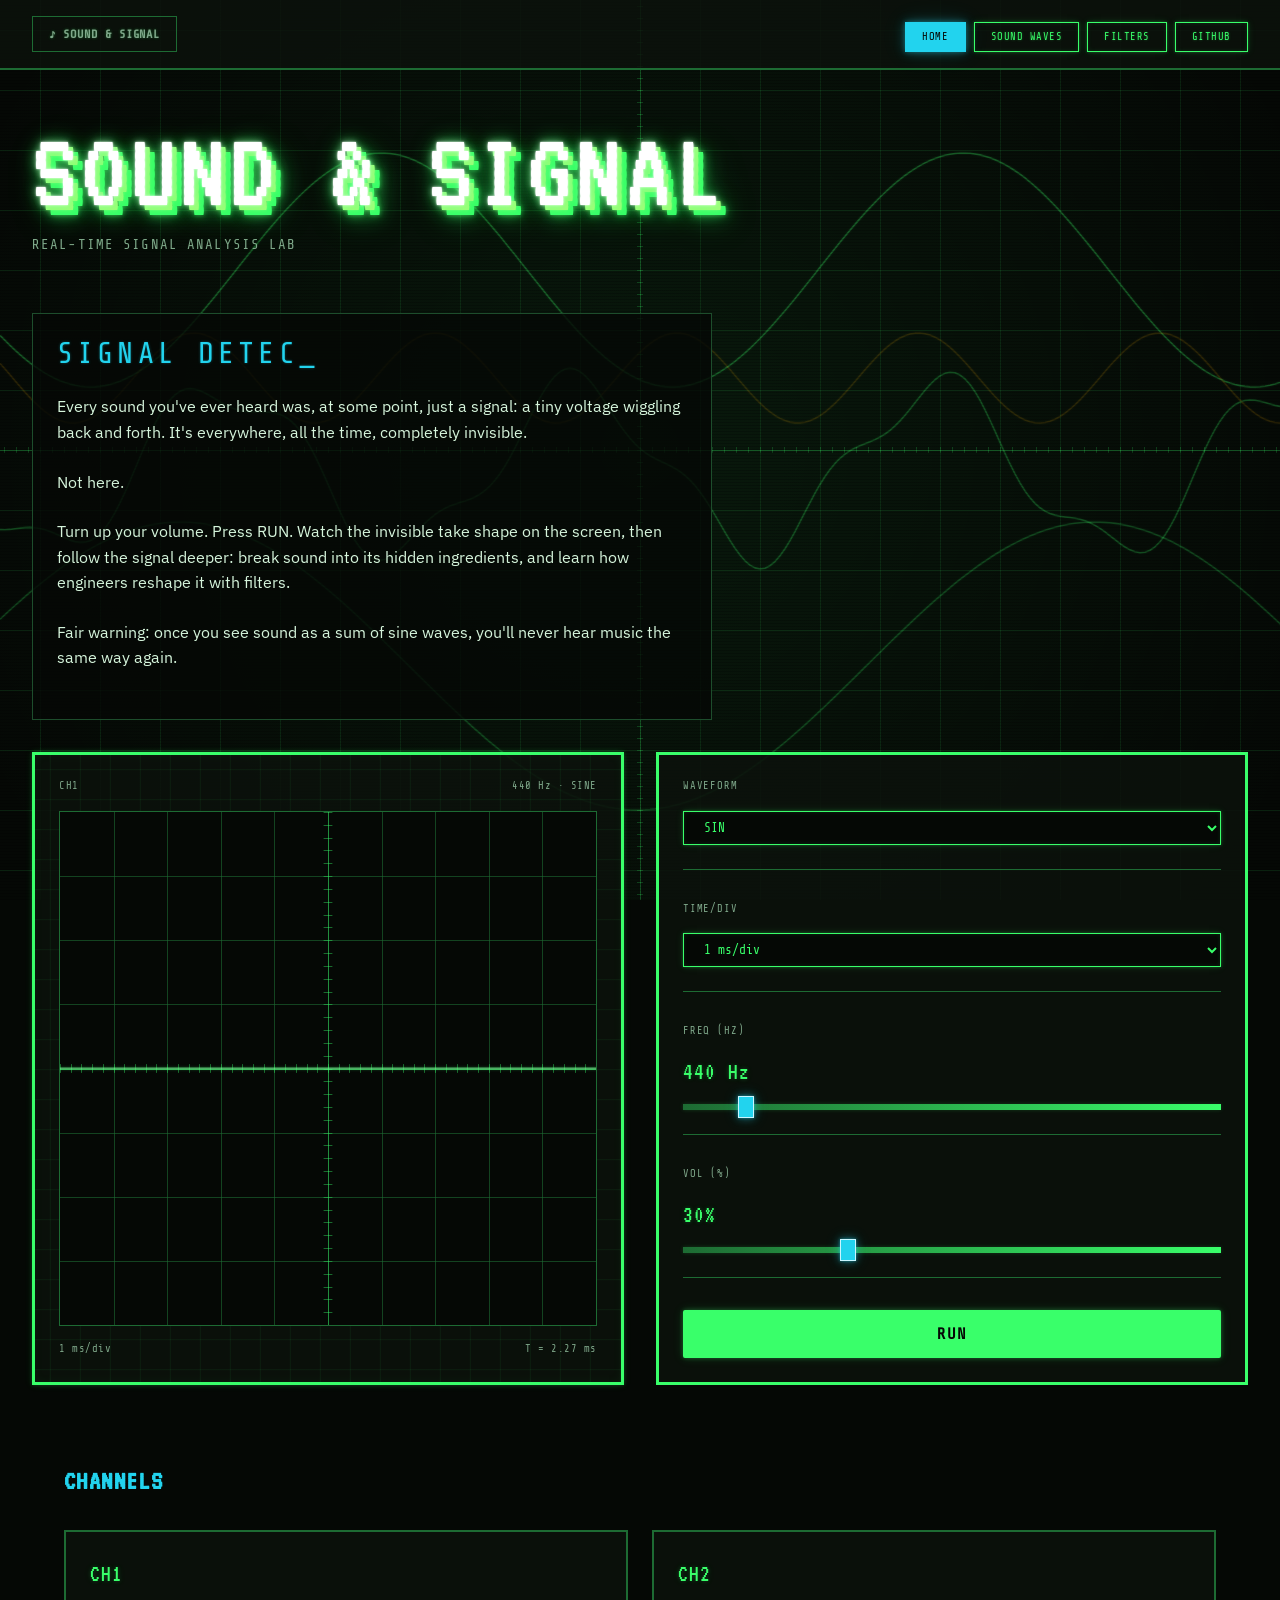
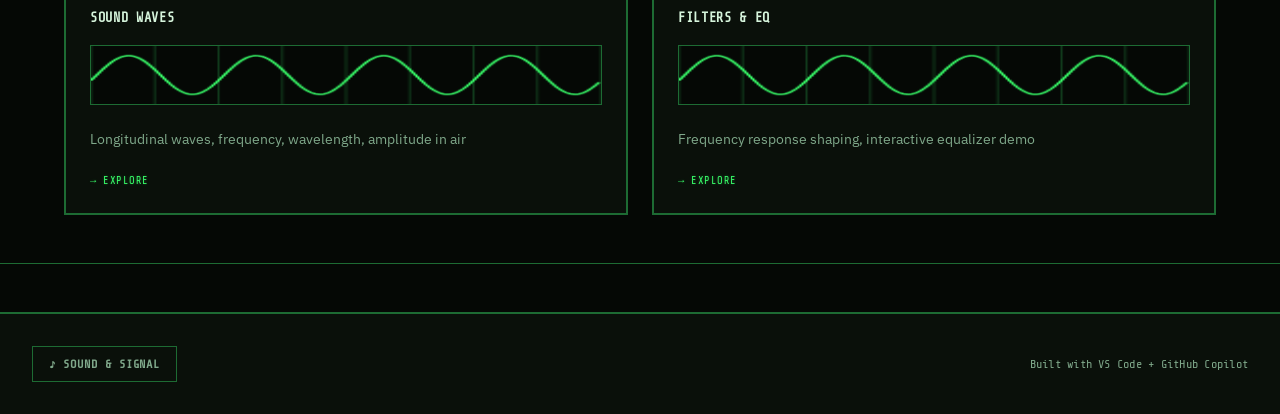
<file: index.html>
<!DOCTYPE html>
<html lang="en">
<head>
  <meta charset="UTF-8">
  <meta name="viewport" content="width=device-width, initial-scale=1.0">
  <meta name="description" content="Sound & Signal: Retro lab oscilloscope for audio engineering education.">
  <title>Sound & Signal — Oscilloscope Lab</title>
  <link rel="stylesheet" href="css/style.css">
</head>
<body data-page="home">

  <!-- Hero Section: Oscilloscope Layout -->
  <section class="hero">
    <div class="hero-heading">
      <h1 class="neon-title" data-text="Sound &amp; Signal">Sound &amp; Signal</h1>
      <p class="hero-tagline">Real-time Signal Analysis Lab</p>
    </div>

    <!-- Intro: the readout types itself once (js/intro.js); the full text is already here for no-JS and screen readers -->
    <div class="intro">
      <p class="intro-readout" id="introReadout"><span class="sr-only">SIGNAL DETECTED</span><span id="introTyped" aria-hidden="true">SIGNAL DETECTED</span><span class="intro-cursor" aria-hidden="true">_</span></p>
      <p>Every sound you've ever heard was, at some point, just a signal: a tiny voltage wiggling back and forth. It's everywhere, all the time, completely invisible.</p>
      <p>Not here.</p>
      <p>Turn up your volume. Press RUN. Watch the invisible take shape on the screen, then follow the signal deeper: break sound into its hidden ingredients, and learn how engineers reshape it with filters.</p>
      <p>Fair warning: once you see sound as a sum of sine waves, you'll never hear music the same way again.</p>
    </div>

    <div class="hero-container">
      <!-- Left: Oscilloscope Screen -->
      <div class="scope-screen">
        <div class="scope-header">
          <span>CH1</span>
          <span id="scopeFreq">440 Hz · Sine</span>
        </div>
        <div class="waveform-display">
          <canvas id="waveformCanvas" role="img" aria-label="Oscilloscope view of the generated tone"></canvas>
        </div>
        <div class="scope-footer">
          <span id="scopeTimeDiv">1 ms/div</span>
          <span id="scopePeriod">T = 2.27 ms</span>
        </div>
      </div>

      <!-- Right: Front Panel Controls -->
      <div class="front-panel">
        <div class="panel-section">
          <div class="control-label">WAVEFORM</div>
          <select id="waveType">
            <option value="sine">SIN</option>
            <option value="square">SQU</option>
            <option value="sawtooth">SAW</option>
            <option value="triangle">TRI</option>
          </select>
        </div>

        <div class="panel-section">
          <label class="control-label" for="timeDiv">TIME/DIV</label>
          <select id="timeDiv">
            <option value="0.1">0.1 ms/div</option>
            <option value="0.2">0.2 ms/div</option>
            <option value="0.5">0.5 ms/div</option>
            <option value="1" selected>1 ms/div</option>
            <option value="2">2 ms/div</option>
            <option value="5">5 ms/div</option>
          </select>
        </div>

        <div class="panel-section">
          <div class="control-label">FREQ (Hz)</div>
          <div class="control-value" id="frequencyDisplay">440</div>
          <input type="range" id="frequency" min="20" max="4000" value="440" step="1">
        </div>

        <div class="panel-section">
          <div class="control-label">VOL (%)</div>
          <div class="control-value" id="volumeDisplay">30</div>
          <input type="range" id="volume" min="0" max="1" value="0.3" step="0.01">
        </div>

        <div class="panel-section">
          <div class="control-buttons">
            <button id="playButton">RUN</button>
          </div>
        </div>
      </div>
    </div>
  </section>

  <!-- Channels Section (Topics as CH1-CH2) -->
  <section class="section">
    <div class="container">
      <div class="section-title">
        <h2>CHANNELS</h2>
      </div>
      <div class="channel-grid">

        <a href="waves.html" class="channel-card">
          <div class="channel-label">CH1</div>
          <div class="channel-title">Sound Waves</div>
          <div class="channel-waveform">
            <canvas id="preview-ch1" width="250" height="60"></canvas>
          </div>
          <p class="channel-desc">Longitudinal waves, frequency, wavelength, amplitude in air</p>
          <span class="channel-link">→ EXPLORE</span>
        </a>

        <a href="filters.html" class="channel-card">
          <div class="channel-label">CH2</div>
          <div class="channel-title">Filters & EQ</div>
          <div class="channel-waveform">
            <canvas id="preview-ch2" width="250" height="60"></canvas>
          </div>
          <p class="channel-desc">Frequency response shaping, interactive equalizer demo</p>
          <span class="channel-link">→ EXPLORE</span>
        </a>

      </div>
    </div>
  </section>

  <!-- Scripts -->
  <script src="js/background.js"></script>
  <script src="js/tone-generator.js"></script>
  <script src="js/channel-previews.js"></script>
  <script src="js/intro.js"></script>
  <script src="js/components.js"></script>

</body>
</html>
</file>
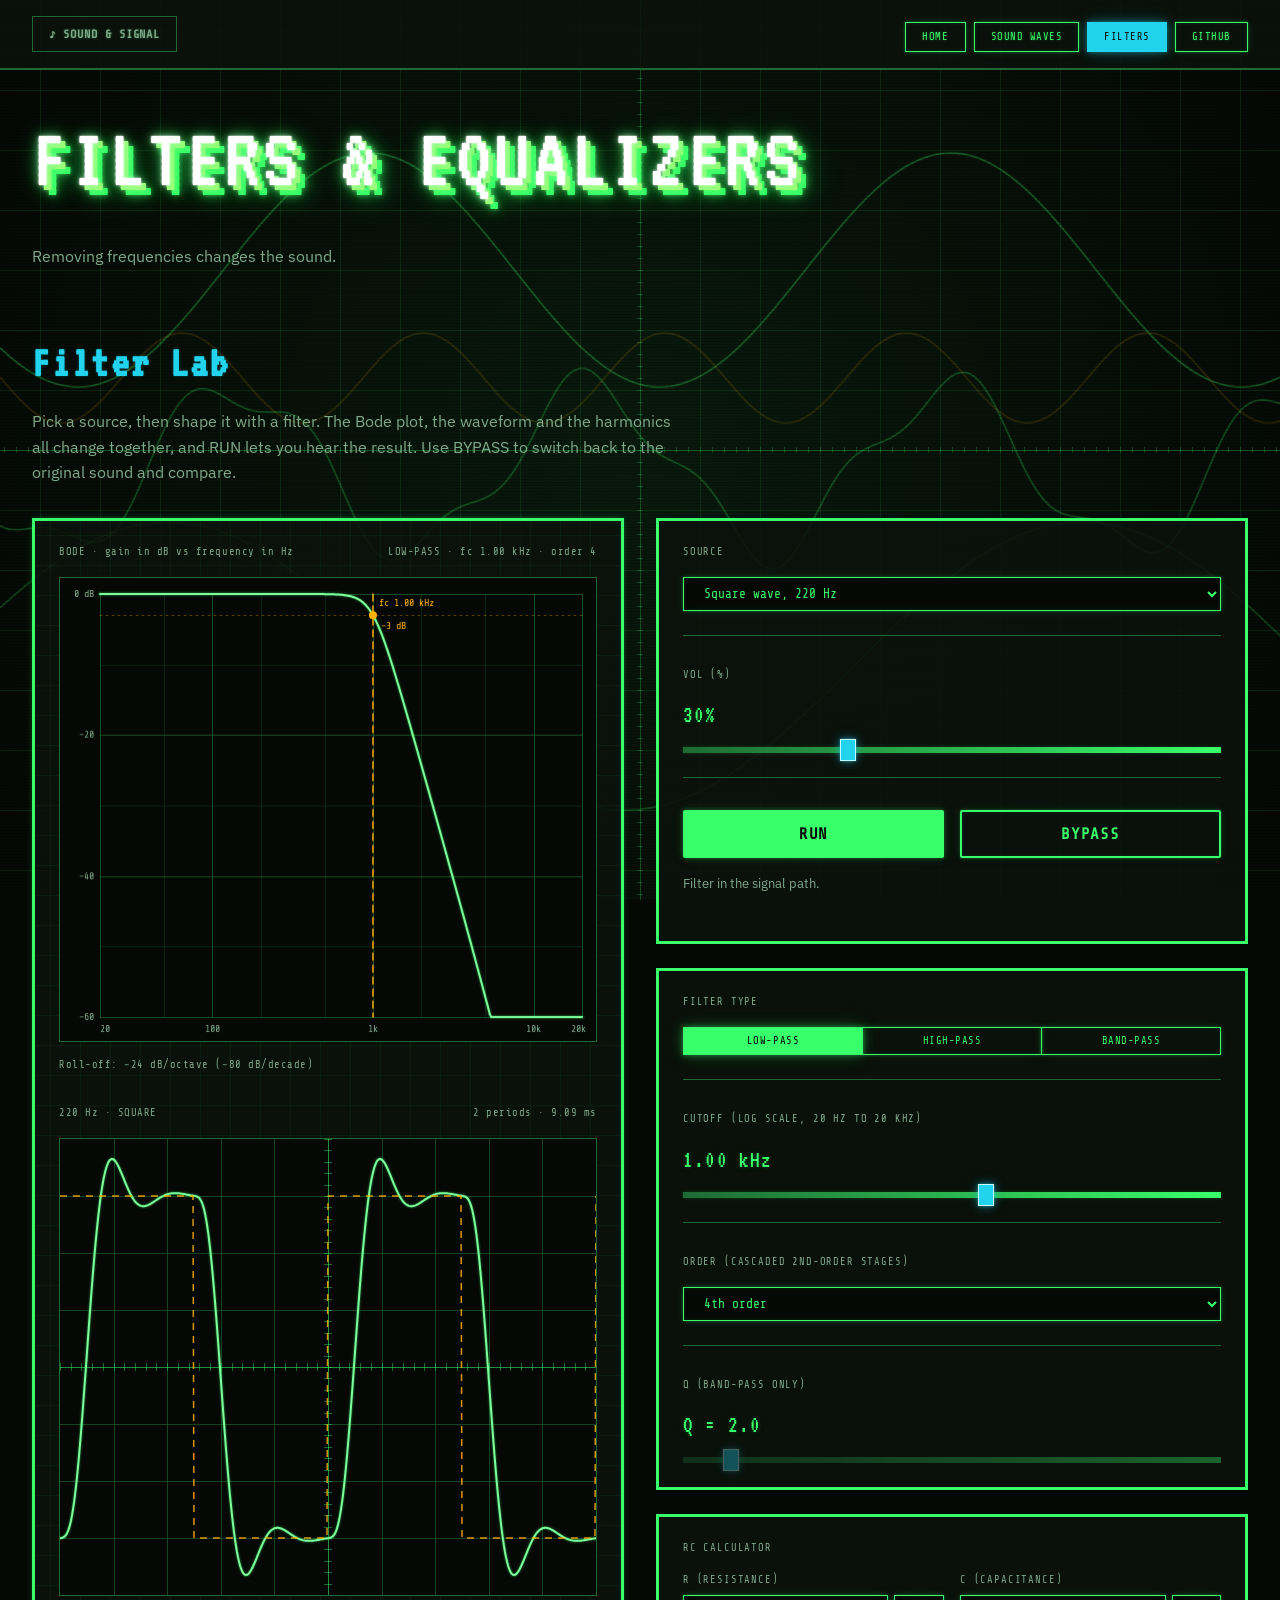
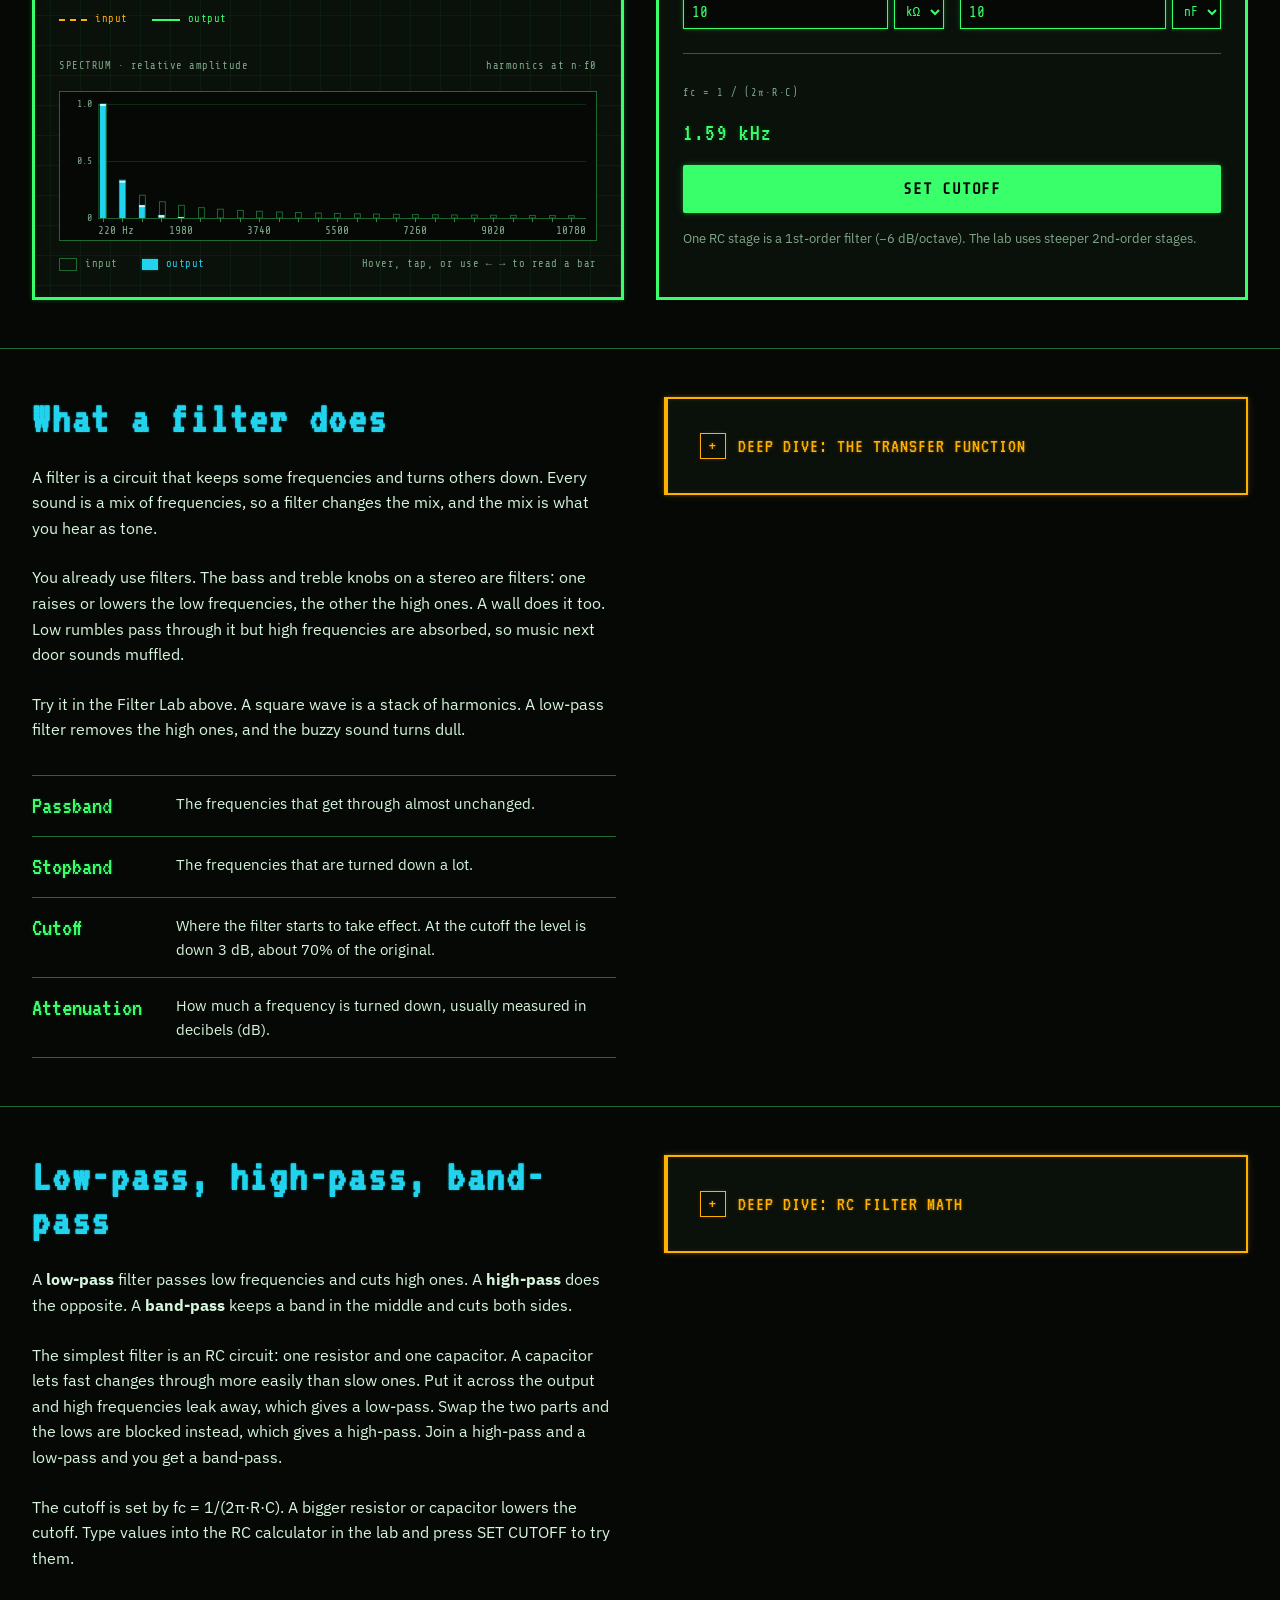
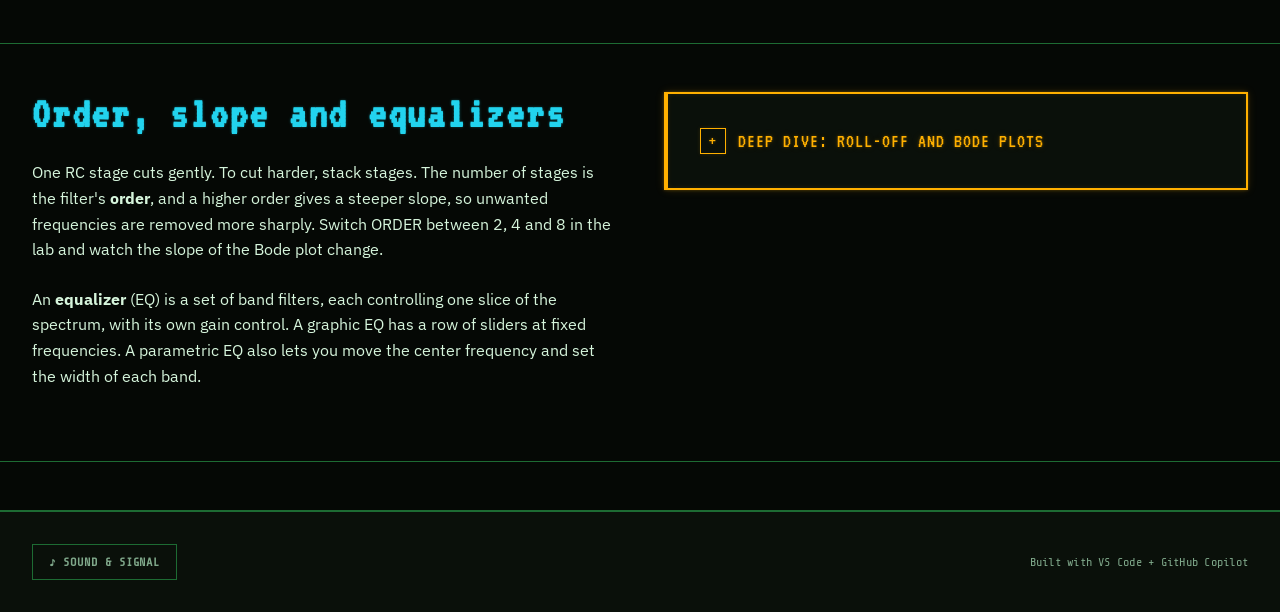
<file: filters.html>
<!DOCTYPE html>
<html lang="en">
<head>
  <meta charset="UTF-8">
  <meta name="viewport" content="width=device-width, initial-scale=1.0">
  <meta name="description" content="Sound & Signal: removing frequencies changes the sound. Shape a square wave, sawtooth or noise with low-pass, high-pass and band-pass filters, and watch the Bode plot, waveform and harmonics change.">
  <title>Filters & Equalizers — Oscilloscope Lab</title>
  <link rel="stylesheet" href="css/style.css">
</head>
<body data-page="filters">

  <header class="page-header">
    <h1 class="neon-title" data-text="Filters &amp; Equalizers">Filters &amp; Equalizers</h1>
    <p class="page-lede">Removing frequencies changes the sound.</p>
  </header>

  <!-- Interactive demo -->
  <section class="section demo" aria-labelledby="lab-title">
    <h2 class="section-heading" id="lab-title">Filter Lab</h2>
    <p class="demo-intro">Pick a source, then shape it with a filter. The Bode plot, the waveform and the harmonics all change together, and RUN lets you hear the result. Use BYPASS to switch back to the original sound and compare.</p>

    <div class="hero-container">
      <!-- Left: three linked displays -->
      <div class="scope-screen">
        <div class="scope-header">
          <span>BODE · gain in dB vs frequency in Hz</span>
          <span id="bodeInfo">LOW-PASS · fc 1.00 kHz · order 4</span>
        </div>
        <div class="display-box display-box--bode">
          <canvas id="bodeCanvas" class="scope-canvas" role="img" aria-label="Bode magnitude plot of the filter"></canvas>
        </div>
        <div class="scope-footer">
          <span id="bodeSlope">Roll-off: −24 dB/octave (−80 dB/decade)</span>
          <span id="bodeState"></span>
        </div>

        <div class="scope-header lab-head">
          <span id="scopeSource">220 Hz · SQUARE</span>
          <span id="scopeWindow">2 periods · 9.09 ms</span>
        </div>
        <div class="display-box display-box--scope">
          <canvas id="filterScope" class="scope-canvas" role="img" aria-label="Oscilloscope view of the filter input and output"></canvas>
        </div>
        <div class="scope-footer">
          <span class="legend-items">
            <span class="legend-item legend-target">input</span>
            <span class="legend-item legend-sum" id="legendOut">output</span>
          </span>
        </div>

        <div class="scope-header lab-head">
          <span>SPECTRUM · relative amplitude</span>
          <span id="specNote">harmonics at n·f0</span>
        </div>
        <div class="spectrum-wrap">
          <div class="spectrum-display" id="filterSpectrumBox" tabindex="0" role="group" aria-label="Harmonic amplitudes before and after the filter. Use the left and right arrow keys to inspect each harmonic.">
            <canvas id="filterSpectrum" class="scope-canvas" role="img" aria-label="Bar chart of harmonic amplitudes before and after the filter"></canvas>
          </div>
          <div class="spectrum-tip" id="filterTip" role="tooltip" hidden></div>
        </div>
        <div class="scope-footer">
          <span class="legend-items">
            <span class="legend-item legend-outline">input</span>
            <span class="legend-item legend-bar">output</span>
          </span>
          <span id="specHint">Hover, tap, or use ← → to read a bar</span>
        </div>
        <div class="sr-only" id="filterLive" aria-live="polite"></div>
      </div>

      <!-- Right: front panels -->
      <div class="panel-stack">
        <div class="front-panel">
          <div class="panel-section">
            <label class="control-label" for="sourceSelect">SOURCE</label>
            <select id="sourceSelect">
              <option value="square" selected>Square wave, 220 Hz</option>
              <option value="sawtooth">Sawtooth wave, 220 Hz</option>
              <option value="noise">White noise</option>
            </select>
          </div>

          <div class="panel-section">
            <label class="control-label" for="filterVolume">VOL (%)</label>
            <output class="control-value" id="filterVolumeOut" for="filterVolume" aria-live="off">30%</output>
            <input type="range" id="filterVolume" min="0" max="1" value="0.3" step="0.01">
          </div>

          <div class="panel-section">
            <div class="control-buttons">
              <button type="button" id="filterPlay">RUN</button>
              <button type="button" class="toggle-btn" id="bypassBtn" aria-pressed="false">BYPASS</button>
            </div>
            <p class="control-hint" id="bypassStatus" aria-live="polite">Filter in the signal path.</p>
          </div>
        </div>

        <div class="front-panel">
          <div class="panel-section">
            <div class="control-label" id="typeLabel">FILTER TYPE</div>
            <div class="seg-toggle seg-wide" role="group" aria-labelledby="typeLabel">
              <button type="button" data-type="lowpass" aria-pressed="true">LOW-PASS</button>
              <button type="button" data-type="highpass" aria-pressed="false">HIGH-PASS</button>
              <button type="button" data-type="bandpass" aria-pressed="false">BAND-PASS</button>
            </div>
          </div>

          <div class="panel-section">
            <label class="control-label" for="cutoff">CUTOFF (log scale, 20 Hz to 20 kHz)</label>
            <output class="control-value" id="cutoffOut" for="cutoff" aria-live="off">1.00 kHz</output>
            <input type="range" id="cutoff" min="0" max="1000" value="566" step="1">
          </div>

          <div class="panel-section">
            <label class="control-label" for="orderSelect">ORDER (CASCADED 2ND-ORDER STAGES)</label>
            <select id="orderSelect">
              <option value="2">2nd order</option>
              <option value="4" selected>4th order</option>
              <option value="8">8th order</option>
            </select>
          </div>

          <div class="panel-section">
            <label class="control-label" for="qSlider">Q (BAND-PASS ONLY)</label>
            <output class="control-value" id="qOut" for="qSlider" aria-live="off">Q = 2.0</output>
            <input type="range" id="qSlider" min="0.5" max="20" value="2" step="0.1" disabled>
          </div>
        </div>

        <div class="front-panel rc-panel">
          <div class="panel-section">
            <div class="control-label">RC CALCULATOR</div>
            <div class="rc-grid">
              <label class="control-label" for="rcR">R (RESISTANCE)</label>
              <label class="control-label" for="rcC">C (CAPACITANCE)</label>
              <div class="rc-field">
                <input type="number" id="rcR" value="10" min="0" step="any" inputmode="decimal">
                <select id="rcRUnit" aria-label="Resistance unit">
                  <option value="1">Ω</option>
                  <option value="1000" selected>kΩ</option>
                </select>
              </div>
              <div class="rc-field">
                <input type="number" id="rcC" value="10" min="0" step="any" inputmode="decimal">
                <select id="rcCUnit" aria-label="Capacitance unit">
                  <option value="1e-9" selected>nF</option>
                  <option value="1e-6">µF</option>
                </select>
              </div>
            </div>
          </div>

          <div class="panel-section">
            <div class="control-label control-label--formula">fc = 1 / (2π·R·C)</div>
            <output class="control-value" id="rcFcOut" aria-live="off">1.59 kHz</output>
            <div class="control-buttons">
              <button type="button" id="rcSet">SET CUTOFF</button>
            </div>
            <p class="control-hint" id="rcNote" aria-live="polite">One RC stage is a 1st-order filter (−6 dB/octave). The lab uses steeper 2nd-order stages.</p>
          </div>
        </div>
      </div>
    </div>
  </section>

  <!-- 1. What a filter does -->
  <section class="section" aria-labelledby="what-title">
    <div class="lesson">
      <div class="lesson-text">
        <h2 id="what-title">What a filter does</h2>
        <p>A filter is a circuit that keeps some frequencies and turns others down. Every sound is a mix of frequencies, so a filter changes the mix, and the mix is what you hear as tone.</p>
        <p>You already use filters. The bass and treble knobs on a stereo are filters: one raises or lowers the low frequencies, the other the high ones. A wall does it too. Low rumbles pass through it but high frequencies are absorbed, so music next door sounds muffled.</p>
        <p>Try it in the Filter Lab above. A square wave is a stack of harmonics. A low-pass filter removes the high ones, and the buzzy sound turns dull.</p>

        <dl class="terms">
          <div>
            <dt>Passband</dt>
            <dd>The frequencies that get through almost unchanged.</dd>
          </div>
          <div>
            <dt>Stopband</dt>
            <dd>The frequencies that are turned down a lot.</dd>
          </div>
          <div>
            <dt>Cutoff</dt>
            <dd>Where the filter starts to take effect. At the cutoff the level is down 3 dB, about 70% of the original.</dd>
          </div>
          <div>
            <dt>Attenuation</dt>
            <dd>How much a frequency is turned down, usually measured in decibels (dB).</dd>
          </div>
        </dl>
      </div>

      <details class="deep-dive">
        <summary class="deep-dive-title">Deep dive: the transfer function</summary>
        <p>A linear filter multiplies each sine wave by a complex number that depends on its frequency. That number is the transfer function, the ratio of output to input.</p>
        <pre class="formula">H(f) = Y(f) / X(f)
|H(f)| = gain            gain in dB = 20·log10|H(f)|
∠H(f)  = phase shift</pre>
        <p>The magnitude |H| scales the sine wave and the phase ∠H shifts it in time. For a periodic input with sine coefficients b_n at n·f0, the output is:</p>
        <pre class="formula">y(t) = Σ b_n · |H(n·f0)| · sin(2π·n·f0·t + ∠H(n·f0))</pre>
        <p>This is exactly how the Filter Lab draws its output waveform and its output harmonics. Each harmonic is scaled by the filter's gain at that frequency, then the scaled sine waves are added back together.</p>
      </details>
    </div>
  </section>

  <!-- 2. Low-pass, high-pass, band-pass -->
  <section class="section" aria-labelledby="types-title">
    <div class="lesson">
      <div class="lesson-text">
        <h2 id="types-title">Low-pass, high-pass, band-pass</h2>
        <p>A <strong>low-pass</strong> filter passes low frequencies and cuts high ones. A <strong>high-pass</strong> does the opposite. A <strong>band-pass</strong> keeps a band in the middle and cuts both sides.</p>
        <p>The simplest filter is an RC circuit: one resistor and one capacitor. A capacitor lets fast changes through more easily than slow ones. Put it across the output and high frequencies leak away, which gives a low-pass. Swap the two parts and the lows are blocked instead, which gives a high-pass. Join a high-pass and a low-pass and you get a band-pass.</p>
        <p>The cutoff is set by fc = 1/(2π·R·C). A bigger resistor or capacitor lowers the cutoff. Type values into the RC calculator in the lab and press SET CUTOFF to try them.</p>
      </div>

      <details class="deep-dive">
        <summary class="deep-dive-title">Deep dive: RC filter math</summary>
        <p class="formula-label">Low-pass RC</p>
        <pre class="formula">H(jω) = 1 / (1 + jωRC)
|H(f)| = 1 / √(1 + (f/fc)²)
fc = 1 / (2πRC)
phase = −arctan(f/fc)</pre>
        <p class="formula-label">High-pass RC</p>
        <pre class="formula">H(jω) = jωRC / (1 + jωRC)
|H(f)| = (f/fc) / √(1 + (f/fc)²)
phase = 90° − arctan(f/fc)</pre>
        <p>At f = fc the gain is 1/√2 ≈ 0.707, which is −3 dB, and the phase is −45° for the low-pass and +45° for the high-pass. Far below fc a low-pass has gain 1; far above it the gain falls by 20 dB for every factor of 10 in frequency.</p>
        <p>Example: R = 10 kΩ and C = 10 nF give fc = 1/(2π · 10 000 · 10⁻⁸) ≈ 1.59 kHz.</p>
      </details>
    </div>
  </section>

  <!-- 3. Order, slope and equalizers -->
  <section class="section" aria-labelledby="order-title">
    <div class="lesson">
      <div class="lesson-text">
        <h2 id="order-title">Order, slope and equalizers</h2>
        <p>One RC stage cuts gently. To cut harder, stack stages. The number of stages is the filter's <strong>order</strong>, and a higher order gives a steeper slope, so unwanted frequencies are removed more sharply. Switch ORDER between 2, 4 and 8 in the lab and watch the slope of the Bode plot change.</p>
        <p>An <strong>equalizer</strong> (EQ) is a set of band filters, each controlling one slice of the spectrum, with its own gain control. A graphic EQ has a row of sliders at fixed frequencies. A parametric EQ also lets you move the center frequency and set the width of each band.</p>
      </div>

      <details class="deep-dive">
        <summary class="deep-dive-title">Deep dive: roll-off and Bode plots</summary>
        <p>Each order adds −20 dB per decade of roll-off, which is about −6 dB per octave.</p>
        <pre class="formula">slope ≈ −20·N dB/decade = −6·N dB/octave     (N = order)</pre>
        <ul>
          <li>N = 1 (one RC stage): −20 dB/decade, −6 dB/octave.</li>
          <li>N = 2: −40 dB/decade, −12 dB/octave.</li>
          <li>N = 4: −80 dB/decade, −24 dB/octave.</li>
          <li>N = 8: −160 dB/decade, −48 dB/octave.</li>
        </ul>
        <p><strong>Reading a Bode plot.</strong> The frequency axis is logarithmic, so a fixed number of dB per decade is a straight line. The flat part at 0 dB is the passband. The point where the curve is down 3 dB is the cutoff fc. Beyond it the curve falls along the straight slope. For a band-pass, the peak is at the center frequency and Q = fc / (f_high − f_low), measured between the two −3 dB points, so a higher Q means a narrower band.</p>
        <p>The lab builds each order from cascaded second-order Butterworth stages (2nd order = 1 stage, 4th = 2, 8th = 4). Butterworth stages give the flattest passband and put every order exactly at −3 dB at fc. For a band-pass, ORDER counts two per stage, and each extra stage gives steeper skirts and a narrower band.</p>
      </details>
    </div>
  </section>

  <script src="js/background.js"></script>
  <script src="js/filters.js"></script>
  <script src="js/components.js"></script>

</body>
</html>
</file>
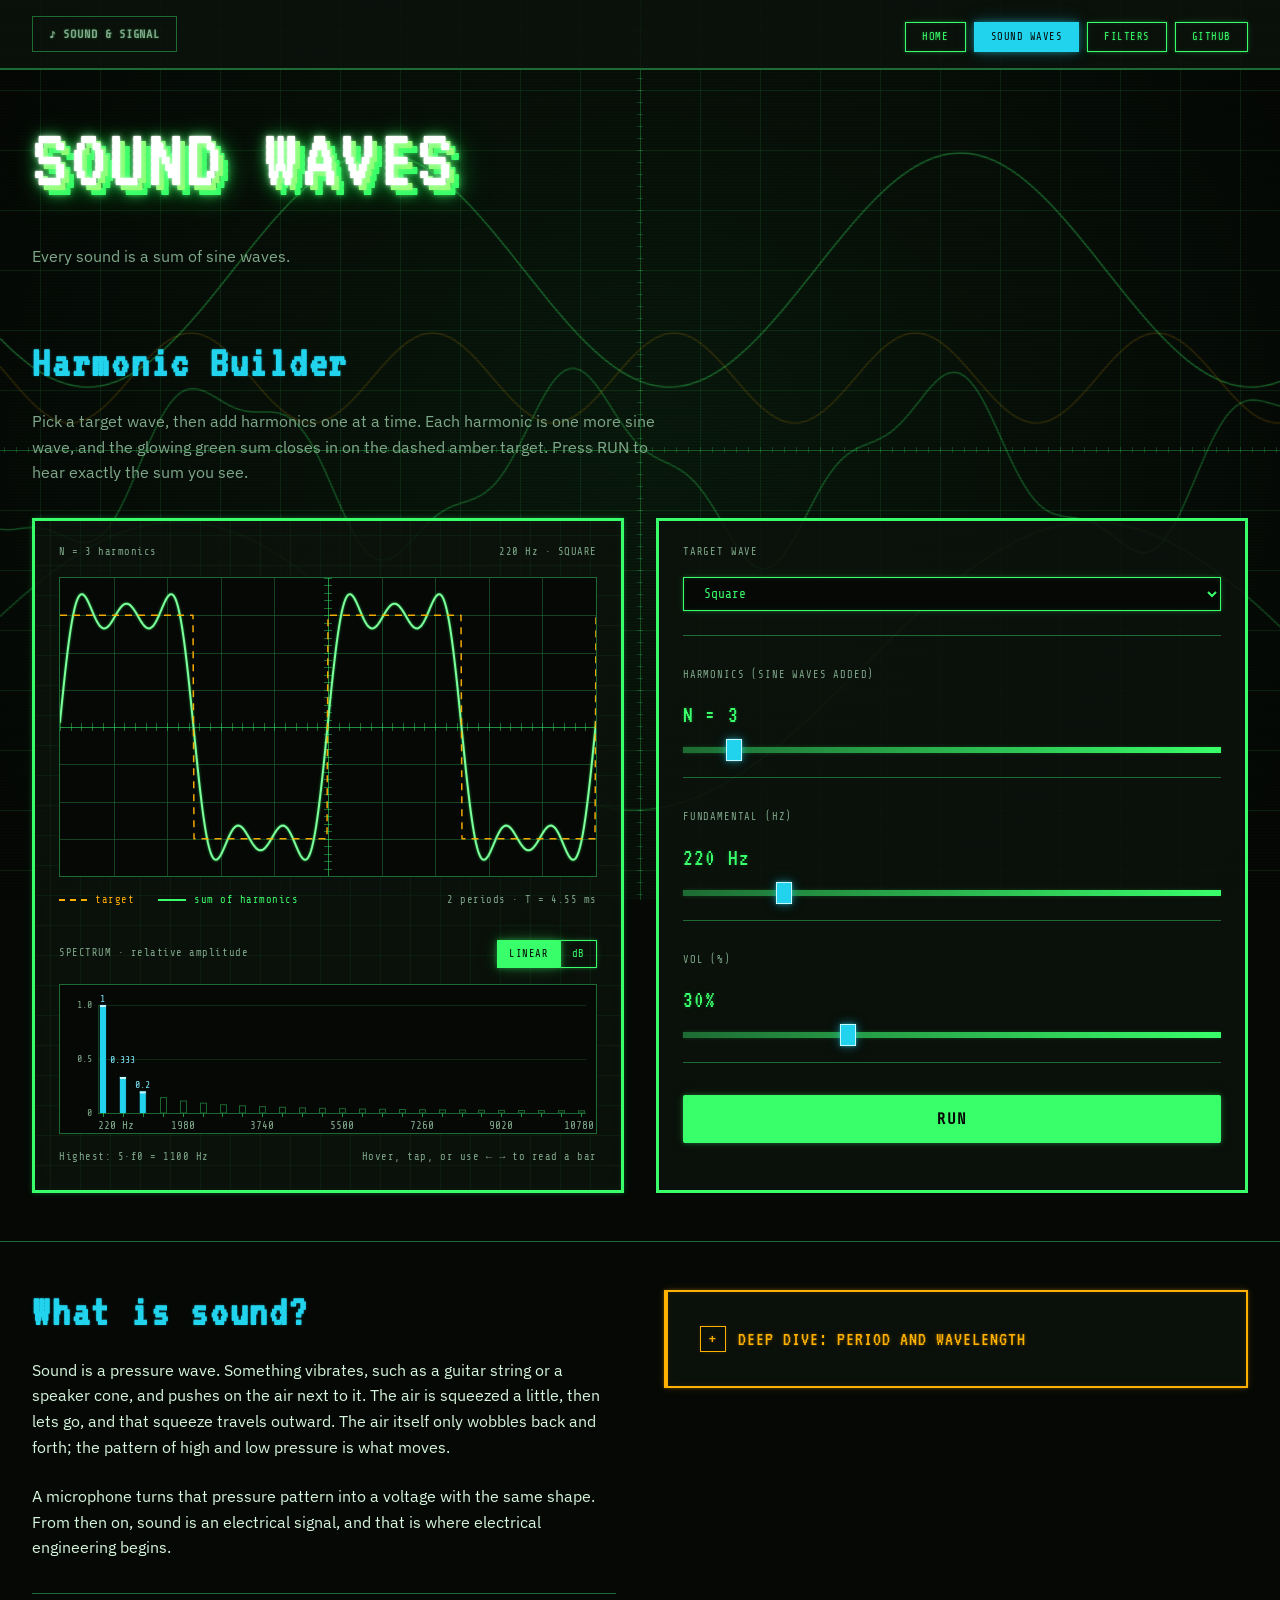
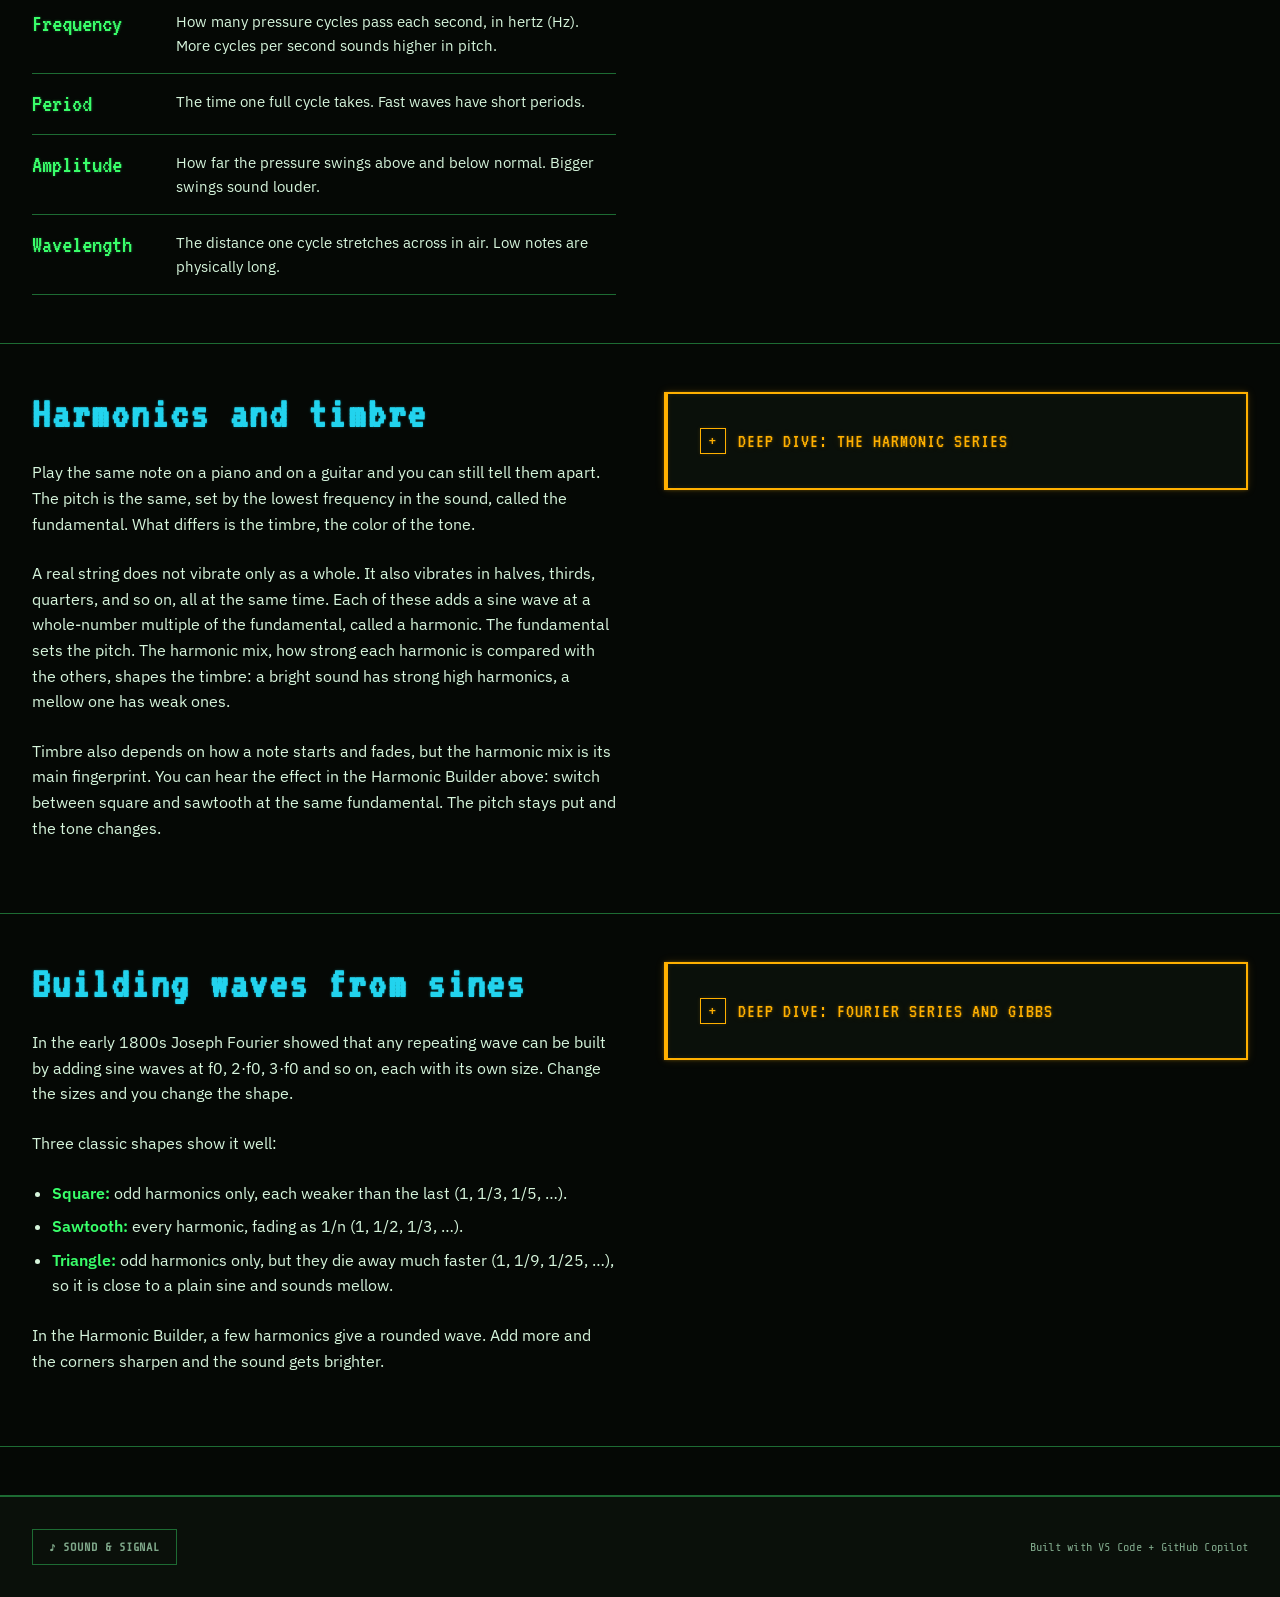
<file: waves.html>
<!DOCTYPE html>
<html lang="en">
<head>
  <meta charset="UTF-8">
  <meta name="viewport" content="width=device-width, initial-scale=1.0">
  <meta name="description" content="Sound & Signal: every sound is a sum of sine waves. Build square, sawtooth and triangle waves from harmonics and hear the result.">
  <title>Sound Waves — Oscilloscope Lab</title>
  <link rel="stylesheet" href="css/style.css">
</head>
<body data-page="waves">

  <header class="page-header">
    <h1 class="neon-title" data-text="Sound Waves">Sound Waves</h1>
    <p class="page-lede">Every sound is a sum of sine waves.</p>
  </header>

  <!-- Interactive demo -->
  <section class="section demo" aria-labelledby="builder-title">
    <h2 class="section-heading" id="builder-title">Harmonic Builder</h2>
    <p class="demo-intro">Pick a target wave, then add harmonics one at a time. Each harmonic is one more sine wave, and the glowing green sum closes in on the dashed amber target. Press RUN to hear exactly the sum you see.</p>

    <div class="hero-container">
      <!-- Left: scope + spectrum -->
      <div class="scope-screen">
        <div class="scope-header">
          <span id="harmonicReadout">N = 3 harmonics</span>
          <span id="waveReadout">220 Hz · SQUARE</span>
        </div>
        <div class="waveform-display">
          <canvas id="harmonicScope" class="scope-canvas" role="img" aria-label="Oscilloscope view of the harmonic sum"></canvas>
        </div>
        <div class="scope-footer">
          <span class="legend-items">
            <span class="legend-item legend-target">target</span>
            <span class="legend-item legend-sum">sum of harmonics</span>
          </span>
          <span id="periodReadout">2 periods · T = 4.55 ms</span>
        </div>

        <div class="scope-header spectrum-head">
          <span>SPECTRUM · relative amplitude</span>
          <div class="seg-toggle" role="group" aria-label="Spectrum y-axis scale">
            <button type="button" id="specLinear" aria-pressed="true">LINEAR</button>
            <button type="button" id="specDb" aria-pressed="false">dB</button>
          </div>
        </div>
        <div class="spectrum-wrap">
          <div class="spectrum-display" id="spectrumDisplay" tabindex="0" role="group" aria-label="Harmonic amplitudes. Use the left and right arrow keys to inspect each harmonic.">
            <canvas id="spectrumCanvas" class="scope-canvas" role="img" aria-label="Bar chart of harmonic amplitudes"></canvas>
          </div>
          <div class="spectrum-tip" id="spectrumTip" role="tooltip" hidden></div>
        </div>
        <div class="scope-footer">
          <span id="spectrumTop">Highest: 5·f0 = 1100 Hz</span>
          <span>Hover, tap, or use ← → to read a bar</span>
        </div>
        <div class="sr-only" id="spectrumLive" aria-live="polite"></div>
      </div>

      <!-- Right: front panel -->
      <div class="front-panel">
        <div class="panel-section">
          <label class="control-label" for="targetWave">TARGET WAVE</label>
          <select id="targetWave">
            <option value="square" selected>Square</option>
            <option value="sawtooth">Sawtooth</option>
            <option value="triangle">Triangle</option>
          </select>
        </div>

        <div class="panel-section">
          <label class="control-label" for="harmonics">HARMONICS (SINE WAVES ADDED)</label>
          <output class="control-value" aria-live="off" id="harmonicsOut" for="harmonics">N = 3</output>
          <input type="range" id="harmonics" min="1" max="25" value="3" step="1">
        </div>

        <div class="panel-section">
          <label class="control-label" for="fundamental">FUNDAMENTAL (Hz)</label>
          <output class="control-value" aria-live="off" id="fundamentalOut" for="fundamental">220 Hz</output>
          <input type="range" id="fundamental" min="50" max="1000" value="220" step="1">
        </div>

        <div class="panel-section">
          <label class="control-label" for="builderVolume">VOL (%)</label>
          <output class="control-value" aria-live="off" id="builderVolumeOut" for="builderVolume">30%</output>
          <input type="range" id="builderVolume" min="0" max="1" value="0.3" step="0.01">
        </div>

        <div class="panel-section">
          <div class="control-buttons">
            <button type="button" id="builderPlay">RUN</button>
          </div>
        </div>
      </div>
    </div>
  </section>

  <!-- 1. What is sound -->
  <section class="section" aria-labelledby="sound-title">
    <div class="lesson">
      <div class="lesson-text">
        <h2 id="sound-title">What is sound?</h2>
        <p>Sound is a pressure wave. Something vibrates, such as a guitar string or a speaker cone, and pushes on the air next to it. The air is squeezed a little, then lets go, and that squeeze travels outward. The air itself only wobbles back and forth; the pattern of high and low pressure is what moves.</p>
        <p>A microphone turns that pressure pattern into a voltage with the same shape. From then on, sound is an electrical signal, and that is where electrical engineering begins.</p>

        <dl class="terms">
          <div>
            <dt>Frequency</dt>
            <dd>How many pressure cycles pass each second, in hertz (Hz). More cycles per second sounds higher in pitch.</dd>
          </div>
          <div>
            <dt>Period</dt>
            <dd>The time one full cycle takes. Fast waves have short periods.</dd>
          </div>
          <div>
            <dt>Amplitude</dt>
            <dd>How far the pressure swings above and below normal. Bigger swings sound louder.</dd>
          </div>
          <div>
            <dt>Wavelength</dt>
            <dd>The distance one cycle stretches across in air. Low notes are physically long.</dd>
          </div>
        </dl>
      </div>

      <details class="deep-dive">
        <summary class="deep-dive-title">Deep dive: period and wavelength</summary>
        <p>Period and frequency are reciprocals. Wavelength is the speed of sound divided by the frequency.</p>
        <pre class="formula">T = 1 / f
λ = v / f        v ≈ 343 m/s in air at 20 °C</pre>
        <ul>
          <li>Concert A, f = 440 Hz: T ≈ 2.27 ms, λ ≈ 0.78 m.</li>
          <li>Lowest audible tone, f = 20 Hz: λ ≈ 17.2 m.</li>
          <li>Highest audible tone, f = 20 kHz: λ ≈ 17 mm.</li>
        </ul>
        <p>Human hearing spans roughly 20 Hz to 20 kHz, and the upper limit drops with age. The speed of sound rises with temperature: v ≈ 331.3 + 0.606·θ m/s, with θ in °C.</p>
      </details>
    </div>
  </section>

  <!-- 2. Harmonics and timbre -->
  <section class="section" aria-labelledby="timbre-title">
    <div class="lesson">
      <div class="lesson-text">
        <h2 id="timbre-title">Harmonics and timbre</h2>
        <p>Play the same note on a piano and on a guitar and you can still tell them apart. The pitch is the same, set by the lowest frequency in the sound, called the fundamental. What differs is the timbre, the color of the tone.</p>
        <p>A real string does not vibrate only as a whole. It also vibrates in halves, thirds, quarters, and so on, all at the same time. Each of these adds a sine wave at a whole-number multiple of the fundamental, called a harmonic. The fundamental sets the pitch. The harmonic mix, how strong each harmonic is compared with the others, shapes the timbre: a bright sound has strong high harmonics, a mellow one has weak ones.</p>
        <p>Timbre also depends on how a note starts and fades, but the harmonic mix is its main fingerprint. You can hear the effect in the Harmonic Builder above: switch between square and sawtooth at the same fundamental. The pitch stays put and the tone changes.</p>
      </div>

      <details class="deep-dive">
        <summary class="deep-dive-title">Deep dive: the harmonic series</summary>
        <p>Harmonic n sits at n times the fundamental frequency.</p>
        <pre class="formula">f_n = n · f0        n = 1, 2, 3, …</pre>
        <p>For f0 = 220 Hz the first harmonics are 220, 440, 660, 880 and 1100 Hz. Any signal that repeats with period T0 = 1/f0 contains only frequencies that are whole multiples of f0.</p>
        <p>An ideal string of length L fixed at both ends has modes at f_n = n·c/(2L), where c is the wave speed on the string. Real stiff strings, such as piano strings, have partials slightly sharper than n·f0 (inharmonicity).</p>
      </details>
    </div>
  </section>

  <!-- 3. Building waves from sines -->
  <section class="section" aria-labelledby="fourier-title">
    <div class="lesson">
      <div class="lesson-text">
        <h2 id="fourier-title">Building waves from sines</h2>
        <p>In the early 1800s Joseph Fourier showed that any repeating wave can be built by adding sine waves at f0, 2·f0, 3·f0 and so on, each with its own size. Change the sizes and you change the shape.</p>
        <p>Three classic shapes show it well:</p>
        <ul class="plain-list">
          <li><strong>Square:</strong> odd harmonics only, each weaker than the last (1, 1/3, 1/5, …).</li>
          <li><strong>Sawtooth:</strong> every harmonic, fading as 1/n (1, 1/2, 1/3, …).</li>
          <li><strong>Triangle:</strong> odd harmonics only, but they die away much faster (1, 1/9, 1/25, …), so it is close to a plain sine and sounds mellow.</li>
        </ul>
        <p>In the Harmonic Builder, a few harmonics give a rounded wave. Add more and the corners sharpen and the sound gets brighter.</p>
      </div>

      <details class="deep-dive">
        <summary class="deep-dive-title">Deep dive: Fourier series and Gibbs</summary>
        <p class="formula-label">Square wave: odd harmonics, amplitude 1/n</p>
        <pre class="formula">x(t) = (4/π) Σ_{k=1..∞} sin(2π(2k−1)f0·t)/(2k−1)</pre>
        <p class="formula-label">Sawtooth wave: all harmonics, amplitude 1/n</p>
        <pre class="formula">x(t) = (2/π) Σ_{k=1..∞} (−1)^{k+1} sin(2πk·f0·t)/k</pre>
        <p class="formula-label">Triangle wave: odd harmonics, amplitude 1/n², alternating sign</p>
        <pre class="formula">x(t) = (8/π²) Σ_{k=1..∞} (−1)^{k+1} sin(2π(2k−1)f0·t)/(2k−1)²</pre>
        <p>The builder plays the first N terms (k = 1…N) of these sums. For square and triangle, N terms reach harmonic 2N−1. A speaker system cannot play partials above half its sample rate (about 22–24 kHz), so at a high fundamental with many harmonics the scope can show a little more detail than you hear.</p>
        <p><strong>Gibbs phenomenon.</strong> Near a jump, the partial sum overshoots by about 9% of the jump height. For a ±1 square wave that is a peak of about 1.18. Adding more terms squeezes the ripples closer to the jump, but the overshoot never shrinks. Try the square wave at N = 25 to see it. The triangle wave has no jumps, so it has no overshoot and converges quickly.</p>
      </details>
    </div>
  </section>

  <script src="js/background.js"></script>
  <script src="js/waves.js"></script>
  <script src="js/components.js"></script>

</body>
</html>
</file>
<file: css/style.css>
/* Sound & Signal — Retro Lab Oscilloscope Design System */

@import url('https://fonts.googleapis.com/css2?family=VT323&family=Share+Tech+Mono&family=IBM+Plex+Sans:wght@400;600;700&display=swap');

/* ==========================================================================
   Root Variables — Retro Palette & Typography
   ========================================================================== */

:root {
  /* Retro Lab Oscilloscope Palette */
  --bg-primary: #050805;        /* Near-black, lab oscilloscope background */
  --bg-panel: #0c120c;          /* Panel surfaces (darker than background) */
  --accent-phosphor: #39ff6a;   /* Phosphor green: traces, borders, RUN, title, background */
  --accent-cyan: #22d3ee;       /* Cyan: active nav, h2/h3 headings, spectrum bars, slider thumbs, link hover */
  --accent-grid: #1d6b33;       /* Dim green: gridlines, borders */
  --accent-amber: #ffb000;      /* Amber: deep-dive, warnings */
  --accent-stop: #ff4d5e;       /* Red: STOP state of the RUN/STOP toggles */
  --stop-ink: #1a0306;          /* Dark text on the red STOP button */
  --text-primary: #d6f5dc;      /* Light green text */
  --text-secondary: #7fa88a;    /* Muted green text */

  /* Typography */
  --font-display: 'VT323', monospace;        /* Big headings, readouts */
  --font-technical: 'Share Tech Mono', monospace; /* Labels, nav, numbers */
  --font-body: 'IBM Plex Sans', sans-serif;  /* Body paragraphs */

  /* Font Sizing */
  --size-display: 3rem;
  --size-h2: 1.75rem;
  --size-h3: 1.25rem;
  --size-body: 1rem;
  --size-label: 0.75rem;
  --size-small: 0.875rem;

  /* Spacing */
  --space-xs: 0.5rem;
  --space-sm: 1rem;
  --space-md: 1.5rem;
  --space-lg: 2rem;
  --space-xl: 3rem;

  /* Translucent panel so the background canvas faintly shows through */
  --bg-panel-glass: rgba(12, 18, 12, 0.86);

  /* Neon title layers */
  --neon-back: #39ff6a;
  --neon-mid: #a4ff7a;
  --neon-front: #ffffff;

  /* Shadows & Glow (soft: about half the radius and opacity of the first version) */
  --glow-phosphor: 0 0 4px rgba(57, 255, 106, 0.2), 0 0 8px rgba(57, 255, 106, 0.1);
  --glow-phosphor-strong: 0 0 5px rgba(57, 255, 106, 0.38), 0 0 12px rgba(57, 255, 106, 0.25), 0 0 24px rgba(57, 255, 106, 0.12);
  --glow-neon-box: 0 0 3px rgba(57, 255, 106, 0.28), 0 0 8px rgba(57, 255, 106, 0.12), inset 0 0 4px rgba(57, 255, 106, 0.12);
  --glow-text: 0 0 3px rgba(57, 255, 106, 0.33);
  --glow-cyan: 0 0 4px rgba(34, 211, 238, 0.2), 0 0 8px rgba(34, 211, 238, 0.1);
  --glow-cyan-strong: 0 0 5px rgba(34, 211, 238, 0.38), 0 0 12px rgba(34, 211, 238, 0.25), 0 0 24px rgba(34, 211, 238, 0.12);
  --glow-cyan-text: 0 0 3px rgba(34, 211, 238, 0.33);
  --glow-stop: 0 0 4px rgba(255, 77, 94, 0.3), 0 0 10px rgba(255, 77, 94, 0.15);
  --glow-amber: 0 0 4px rgba(255, 176, 0, 0.15);
  --glow-amber-box: 0 0 3px rgba(255, 176, 0, 0.3), 0 0 9px rgba(255, 176, 0, 0.14), inset 0 0 5px rgba(255, 176, 0, 0.1);

  /* Transitions */
  --transition-fast: 100ms linear;
  --transition-normal: 200ms linear;
}

/* ==========================================================================
   Global Resets & Base Styles
   ========================================================================== */


* {
  margin: 0;
  padding: 0;
  box-sizing: border-box;
}

html {
  scroll-behavior: smooth;
  -webkit-font-smoothing: antialiased;
  -moz-osx-font-smoothing: grayscale;
  background-color: var(--bg-primary);
  scrollbar-color: var(--accent-grid) var(--bg-primary);
}

body {
  font-family: var(--font-body);
  font-size: var(--size-body);
  line-height: 1.5;
  color: var(--text-primary);
  background-color: transparent;
  overflow-x: hidden;
  min-height: 100vh;
}

/* Fixed full-page canvas behind all content (see js/background.js).
   Grid, traces, center pulse and CRT scanlines are all drawn on it. */
#bgCanvas {
  position: fixed;
  inset: 0;
  width: 100%;
  height: 100%;
  z-index: -1;
  pointer-events: none;
  display: block;
}

::selection {
  background: var(--accent-phosphor);
  color: var(--bg-primary);
}

::-webkit-scrollbar { width: 12px; height: 12px; }
::-webkit-scrollbar-track { background: var(--bg-primary); }
::-webkit-scrollbar-thumb {
  background: var(--accent-grid);
  border: 2px solid var(--bg-primary);
}
::-webkit-scrollbar-thumb:hover { background: var(--accent-phosphor); }

/* ==========================================================================
   Typography
   ========================================================================== */

h1 {
  font-family: var(--font-display);
  font-size: var(--size-display);
  line-height: 1;
  margin-bottom: var(--space-lg);
  letter-spacing: 0.05em;
  color: var(--accent-phosphor);
  text-shadow: var(--glow-phosphor);
}

/* --------------------------------------------------------------------------
   Neon title: 3 stacked layers, each offset further down-right.
   back  = ::before  (#39ff6a, 10px/10px, strong green glow)
   mid   = ::after   (#a4ff7a,  5px/5px,  glow)
   front = the element itself (white, no offset, white glow + green halo, flicker)
   Markup: <h1 class="neon-title" data-text="TITLE">TITLE</h1>
   -------------------------------------------------------------------------- */
.neon-title {
  --neon-off: 10px;
  position: relative;
  isolation: isolate;
  display: block;
  max-width: 100%;
  margin: 0;
  padding: 0 var(--neon-off) var(--neon-off) 0;
  font-family: var(--font-display);
  font-weight: 400;
  font-size: clamp(3.25rem, 11vw, 7rem);
  line-height: 0.95;
  letter-spacing: 0.04em;
  text-transform: uppercase;
  overflow-wrap: anywhere;
  color: var(--neon-front);
  text-shadow:
    0 0 2px #ffffff,
    0 0 6px rgba(255, 255, 255, 0.4),
    0 0 12px rgba(57, 255, 106, 0.5),
    0 0 22px rgba(57, 255, 106, 0.35);
  animation: neon-flicker 8s linear infinite;
}

.neon-title::before,
.neon-title::after {
  content: attr(data-text);
  content: attr(data-text) / "";
  position: absolute;
  inset: 0;
  padding: inherit;
  z-index: -1;
  pointer-events: none;
}

.neon-title::before {
  color: var(--neon-back);
  transform: translate(var(--neon-off), var(--neon-off));
  text-shadow:
    0 0 4px rgba(57, 255, 106, 0.5),
    0 0 11px rgba(57, 255, 106, 0.5),
    0 0 23px rgba(57, 255, 106, 0.42),
    0 0 40px rgba(57, 255, 106, 0.25);
}

.neon-title::after {
  color: var(--neon-mid);
  transform: translate(calc(var(--neon-off) / 2), calc(var(--neon-off) / 2));
  text-shadow:
    0 0 3px rgba(164, 255, 122, 0.45),
    0 0 9px rgba(164, 255, 122, 0.28);
}

@keyframes neon-flicker {
  0%, 18%, 21%, 23%, 52%, 54%, 56%, 100% {
    color: #ffffff;
    text-shadow:
      0 0 2px #ffffff,
      0 0 6px rgba(255, 255, 255, 0.4),
      0 0 12px rgba(57, 255, 106, 0.5),
      0 0 22px rgba(57, 255, 106, 0.35);
  }
  19.5%, 22%, 53% {
    color: #b9e8c4;
    text-shadow:
      0 0 1px rgba(255, 255, 255, 0.2),
      0 0 3px rgba(255, 255, 255, 0.12),
      0 0 6px rgba(57, 255, 106, 0.2),
      0 0 10px rgba(57, 255, 106, 0.12);
  }
}

.page-header {
  padding: var(--space-xl) var(--space-lg) var(--space-md);
}

.page-header .neon-title {
  font-size: clamp(2.75rem, 8vw, 5.5rem);
}

.page-lede {
  margin: var(--space-lg) 0 0;
  max-width: 60ch;
  color: var(--text-secondary);
}

h2 {
  font-family: var(--font-display);
  font-size: var(--size-h2);
  line-height: 1.2;
  margin-bottom: var(--space-md);
  letter-spacing: 0.05em;
  color: var(--accent-cyan);
}

h3 {
  font-family: var(--font-technical);
  font-size: var(--size-h3);
  line-height: 1.3;
  margin-bottom: var(--space-sm);
  letter-spacing: 0.05em;
  color: var(--accent-cyan);
}

p {
  margin-bottom: var(--space-md);
  color: var(--text-primary);
  max-width: 70ch;
  line-height: 1.6;
}

p + p {
  margin-top: var(--space-md);
}

small, .text-small {
  font-family: var(--font-technical);
  font-size: var(--size-small);
  color: var(--text-secondary);
  letter-spacing: 0.02em;
}

label {
  font-family: var(--font-technical);
  font-size: var(--size-label);
  color: var(--text-secondary);
  text-transform: uppercase;
  letter-spacing: 0.08em;
}

code {
  font-family: var(--font-technical);
  font-size: 0.9em;
  background-color: var(--bg-panel);
  color: var(--accent-phosphor);
  padding: 0.2em 0.4em;
  border: 1px solid var(--accent-grid);
  display: inline-block;
}

pre {
  background-color: var(--bg-panel);
  color: var(--text-primary);
  padding: var(--space-md);
  border: 1px solid var(--accent-grid);
  overflow-x: auto;
  margin-bottom: var(--space-md);
  font-family: var(--font-technical);
  font-size: 0.875rem;
  line-height: 1.4;
}

pre code {
  background: none;
  padding: 0;
  border: none;
  color: var(--accent-phosphor);
}

/* ==========================================================================
   Links & Buttons
   ========================================================================== */

a {
  color: var(--accent-phosphor);
  text-decoration: none;
  text-shadow: var(--glow-text);
  transition: color var(--transition-fast), text-shadow var(--transition-fast);
}

a:hover {
  color: var(--accent-cyan);
  text-shadow: var(--glow-cyan-text);
}

a:focus-visible {
  outline: 2px solid var(--accent-phosphor);
  outline-offset: 2px;
}

button, .button {
  display: inline-flex;
  align-items: center;
  justify-content: center;
  padding: var(--space-xs) var(--space-sm);
  font-family: var(--font-technical);
  font-size: 0.75rem;
  font-weight: 600;
  color: var(--bg-primary);
  background-color: var(--accent-phosphor);
  border: 2px solid var(--accent-phosphor);
  border-radius: 2px;
  cursor: pointer;
  transition: all var(--transition-fast);
  text-transform: uppercase;
  letter-spacing: 0.05em;
  gap: 0.4rem;
  box-shadow: 0 0 4px rgba(57, 255, 106, 0.3), 0 0 11px rgba(57, 255, 106, 0.15);
}

button:hover, .button:hover {
  box-shadow: var(--glow-phosphor-strong);
  transform: translateY(-1px);
}

button:active, .button:active {
  transform: translateY(0);
}

button:disabled, .button:disabled {
  background-color: var(--accent-grid);
  border-color: var(--accent-grid);
  color: var(--bg-panel);
  cursor: not-allowed;
  opacity: 0.5;
  box-shadow: none;
  transform: none;
}

button:focus-visible, .button:focus-visible {
  outline: 2px solid var(--accent-phosphor);
  outline-offset: 2px;
}

.button-amber {
  background-color: var(--accent-amber);
  border-color: var(--accent-amber);
  color: var(--bg-primary);
}

.button-amber:hover {
  box-shadow: var(--glow-amber);
}

/* ==========================================================================
   Navigation Bar (Instrument Strip Style)
   ========================================================================== */

nav {
  background-color: var(--bg-panel-glass);
  border-bottom: 2px solid var(--accent-grid);
  padding: var(--space-sm) var(--space-lg);
  position: sticky;
  top: 0;
  z-index: 100;
}

.navbar {
  max-width: 100%;
  margin: 0 auto;
  display: flex;
  justify-content: flex-start;
  align-items: center;
  gap: var(--space-lg);
}

.navbar-brand {
  font-family: var(--font-technical);
  font-size: 0.75rem;
  font-weight: 600;
  color: var(--text-secondary);
  text-decoration: none;
  letter-spacing: 0.08em;
  text-transform: uppercase;
  padding: var(--space-xs) var(--space-sm);
  border: 1px solid var(--accent-grid);
  display: flex;
  align-items: center;
  gap: 0.25rem;
  min-width: fit-content;
  white-space: nowrap;
}

.navbar-brand:hover {
  color: var(--accent-phosphor);
  border-color: var(--accent-phosphor);
  box-shadow: var(--glow-phosphor);
}

.navbar-links {
  display: flex;
  list-style: none;
  gap: 0.5rem;
  align-items: center;
  flex-wrap: wrap;
  margin-left: auto;
}

.navbar-links a {
  font-family: var(--font-technical);
  font-size: 0.65rem;
  color: var(--accent-phosphor);
  text-shadow: var(--glow-text);
  padding: var(--space-xs) var(--space-sm);
  border: 1px solid var(--accent-phosphor);
  border-radius: 0;
  text-transform: uppercase;
  letter-spacing: 0.05em;
  box-shadow: var(--glow-neon-box);
  transition: all var(--transition-fast);
}

.navbar-links a:hover {
  background-color: rgba(57, 255, 106, 0.14);
  color: #ffffff;
  text-decoration: none;
  box-shadow: 0 0 5px rgba(57, 255, 106, 0.4), 0 0 12px rgba(57, 255, 106, 0.2), inset 0 0 6px rgba(57, 255, 106, 0.2);
}

.navbar-links a.active {
  background-color: var(--accent-cyan);
  border-color: var(--accent-cyan);
  color: var(--bg-primary);
  text-shadow: none;
  box-shadow: var(--glow-cyan-strong);
}

.navbar-github {
  margin-left: auto;
}

/* ==========================================================================
   Footer (Minimal Instrument Style)
   ========================================================================== */

footer {
  background-color: var(--bg-panel-glass);
  border-top: 2px solid var(--accent-grid);
  padding: var(--space-lg) var(--space-lg);
  margin-top: var(--space-xl);
}

.footer-content {
  max-width: 100%;
  margin: 0 auto;
  display: flex;
  justify-content: space-between;
  align-items: center;
  flex-wrap: wrap;
  gap: var(--space-lg);
}

.footer-branding {
  font-family: var(--font-technical);
  font-size: 0.75rem;
  font-weight: 600;
  color: var(--text-secondary);
  letter-spacing: 0.08em;
  text-transform: uppercase;
  border: 1px solid var(--accent-grid);
  padding: var(--space-xs) var(--space-sm);
}

.footer-credit {
  font-family: var(--font-technical);
  font-size: var(--size-label);
  color: var(--text-secondary);
  text-align: right;
  letter-spacing: 0.02em;
}

/* ==========================================================================
   Container & Layout Utilities
   ========================================================================== */

.container {
  max-width: 100%;
  margin: 0 auto;
  padding: 0 var(--space-lg);
}

.section {
  padding: var(--space-xl) var(--space-lg);
  border-bottom: 1px solid var(--accent-grid);
}

.section-title {
  font-family: var(--font-display);
  margin-bottom: var(--space-lg);
}

/* ==========================================================================
   Hero Section (Oscilloscope Screen + Front Panel)
   ========================================================================== */

.hero {
  padding: var(--space-xl) var(--space-lg) var(--space-lg);
  display: flex;
  flex-direction: column;
  gap: var(--space-lg);
}

.hero-tagline {
  font-family: var(--font-technical);
  font-size: 0.875rem;
  color: var(--text-secondary);
  letter-spacing: 0.08em;
  text-transform: uppercase;
  margin: 0 0 var(--space-md);
}

.hero-container {
  display: grid;
  grid-template-columns: 1fr 1fr;
  gap: var(--space-lg);
  align-items: stretch;
}

/* Oscilloscope Screen */
.scope-screen {
  background-color: var(--bg-panel-glass);
  border: 3px solid var(--accent-phosphor);
  border-radius: 0;
  padding: var(--space-md);
  box-shadow: var(--glow-phosphor), inset 0 0 10px rgba(57, 255, 106, 0.05);
  position: relative;
  display: flex;
  flex-direction: column;
  gap: var(--space-sm);
}

.scope-screen::before {
  content: '';
  position: absolute;
  top: 0;
  left: 0;
  right: 0;
  bottom: 0;
  background-image: 
    linear-gradient(0deg, transparent 24%, rgba(57, 255, 106, 0.05) 25%, rgba(57, 255, 106, 0.05) 26%, transparent 27%, transparent 74%, rgba(57, 255, 106, 0.05) 75%, rgba(57, 255, 106, 0.05) 76%, transparent 77%, transparent),
    linear-gradient(90deg, transparent 24%, rgba(57, 255, 106, 0.05) 25%, rgba(57, 255, 106, 0.05) 26%, transparent 27%, transparent 74%, rgba(57, 255, 106, 0.05) 75%, rgba(57, 255, 106, 0.05) 76%, transparent 77%, transparent);
  background-size: 60px 60px;
  pointer-events: none;
  border-radius: 0;
}

.scope-header,
.scope-footer {
  font-family: var(--font-technical);
  font-size: 0.65rem;
  color: var(--text-secondary);
  text-transform: none; /* keep units as written: "ms/div", "Hz" */
  letter-spacing: 0.05em;
  position: relative;
  z-index: 2;
  display: flex;
  justify-content: space-between;
}

.waveform-display {
  background-color: var(--bg-primary);
  border: 1px solid var(--accent-grid);
  border-radius: 0;
  flex: 1 1 auto;
  min-height: 300px;
  position: relative;
  z-index: 2;
  overflow: hidden;
}

#waveformCanvas {
  position: absolute;
  inset: 0;
  width: 100%;
  height: 100%;
  display: block;
}

/* Front Panel */
.front-panel {
  background-color: var(--bg-panel-glass);
  border: 3px solid var(--accent-phosphor);
  padding: var(--space-md);
  display: flex;
  flex-direction: column;
  gap: var(--space-lg);
}

.panel-section {
  display: flex;
  flex-direction: column;
  gap: var(--space-sm);
  padding-bottom: var(--space-md);
  border-bottom: 1px solid var(--accent-grid);
}

.panel-section:last-child {
  border-bottom: none;
  padding-bottom: 0;
}

.control-group {
  display: flex;
  flex-direction: column;
  gap: 0.4rem;
}

.control-label {
  font-family: var(--font-technical);
  font-size: 0.65rem;
  color: var(--text-secondary);
  text-transform: uppercase;
  letter-spacing: 0.08em;
}

select {
  font-family: var(--font-technical);
  padding: var(--space-xs) var(--space-sm);
  background-color: var(--bg-primary);
  color: var(--accent-phosphor);
  border: 1px solid var(--accent-phosphor);
  border-radius: 0;
  cursor: pointer;
  font-size: 0.8rem;
  box-shadow: var(--glow-neon-box);
  transition: all var(--transition-fast);
}

select:hover, select:focus {
  box-shadow: var(--glow-phosphor-strong);
  outline: none;
}

.control-value {
  font-family: var(--font-display);
  font-size: 1.5rem;
  color: var(--accent-phosphor);
  text-shadow: var(--glow-phosphor);
  letter-spacing: 0.05em;
  height: 2rem;
  display: flex;
  align-items: center;
}

.control-value-small {
  font-size: 0.875rem;
  color: var(--text-secondary);
}

input[type="range"] {
  width: 100%;
  height: 6px;
  background: linear-gradient(to right, var(--accent-grid), var(--accent-phosphor));
  border: none;
  border-radius: 0;
  outline: none;
  -webkit-appearance: none;
  appearance: none;
  cursor: pointer;
  box-shadow: 0 0 4px rgba(57, 255, 106, 0.18);
  transition: background var(--transition-fast);
}

input[type="range"]:focus-visible {
  outline: 2px solid var(--accent-phosphor);
  outline-offset: 6px;
}

input[type="range"]::-webkit-slider-thumb {
  -webkit-appearance: none;
  appearance: none;
  width: 16px;
  height: 22px;
  background-color: var(--accent-cyan);
  border: 1px solid #c9f6ff;
  border-radius: 0;
  cursor: pointer;
  box-shadow: 0 0 3px rgba(34, 211, 238, 0.5), 0 0 8px rgba(34, 211, 238, 0.35), 0 0 16px rgba(34, 211, 238, 0.2);
  transition: all var(--transition-fast);
}

input[type="range"]::-webkit-slider-thumb:hover {
  transform: scale(1.15);
  box-shadow: 0 0 4px rgba(34, 211, 238, 0.6), 0 0 11px rgba(34, 211, 238, 0.45), 0 0 22px rgba(34, 211, 238, 0.28);
}

input[type="range"]::-moz-range-thumb {
  width: 16px;
  height: 22px;
  background-color: var(--accent-cyan);
  border: 1px solid #c9f6ff;
  border-radius: 0;
  cursor: pointer;
  box-shadow: 0 0 3px rgba(34, 211, 238, 0.5), 0 0 8px rgba(34, 211, 238, 0.35), 0 0 16px rgba(34, 211, 238, 0.2);
}

.control-buttons {
  display: flex;
  gap: var(--space-sm);
  flex-wrap: wrap;
}

.control-buttons button {
  flex: 1;
  min-width: 80px;
  min-height: 48px;
  font-size: 1rem;
}

/* STOP state of a RUN/STOP toggle: red, switched together with the label (scripts set .is-running) */
button.is-running {
  color: var(--stop-ink);
  background-color: var(--accent-stop);
  border-color: var(--accent-stop);
  box-shadow: var(--glow-stop);
}

button.is-running:hover {
  box-shadow: 0 0 5px rgba(255, 77, 94, 0.45), 0 0 12px rgba(255, 77, 94, 0.25);
}

/* ==========================================================================
   Channel Grid (Topic Cards)
   ========================================================================== */

.channel-grid {
  display: grid;
  grid-template-columns: repeat(auto-fit, minmax(280px, 1fr));
  gap: var(--space-md);
  margin-top: var(--space-lg);
}

.channel-card {
  background-color: var(--bg-panel-glass);
  border: 2px solid var(--accent-grid);
  padding: var(--space-md);
  cursor: pointer;
  display: flex;
  flex-direction: column;
  height: 100%;
  text-shadow: none;
  transition: all var(--transition-fast);
  position: relative;
}

.channel-card:hover {
  border-color: var(--accent-phosphor);
  box-shadow: var(--glow-neon-box);
  background-color: rgba(12, 18, 12, 0.92);
  text-shadow: none;
}

.channel-label {
  font-family: var(--font-display);
  font-size: 1.5rem;
  color: var(--accent-phosphor);
  text-shadow: var(--glow-phosphor);
  margin-bottom: var(--space-sm);
  letter-spacing: 0.05em;
}

.channel-title {
  font-family: var(--font-technical);
  font-size: 0.85rem;
  color: var(--text-primary);
  font-weight: 600;
  margin-bottom: var(--space-sm);
  text-transform: uppercase;
  letter-spacing: 0.05em;
}

.channel-waveform {
  width: 100%;
  height: 60px;
  background-color: var(--bg-primary);
  border: 1px solid var(--accent-grid);
  margin-bottom: var(--space-md);
  display: flex;
  align-items: center;
  justify-content: center;
  position: relative;
  overflow: hidden;
}

.channel-waveform canvas {
  width: 100%;
  height: 100%;
  display: block;
}

.channel-desc {
  font-size: 0.875rem;
  color: var(--text-secondary);
  flex-grow: 1;
  margin-bottom: var(--space-md);
  line-height: 1.5;
}

.channel-link {
  font-family: var(--font-technical);
  font-size: 0.65rem;
  color: var(--accent-phosphor);
  text-transform: uppercase;
  letter-spacing: 0.05em;
  display: inline-flex;
  align-items: center;
  gap: 0.4rem;
  text-decoration: none;
  text-shadow: var(--glow-text);
  transition: text-shadow var(--transition-fast);
}

.channel-link:hover {
  color: var(--accent-cyan);
  text-shadow: var(--glow-cyan-text);
}

/* ==========================================================================
   Deep Dive Callout (Amber Accent Style)
   ========================================================================== */

.deep-dive {
  background-color: var(--bg-panel-glass);
  border: 2px solid var(--accent-amber);
  border-left: 4px solid var(--accent-amber);
  padding: var(--space-lg);
  margin: var(--space-lg) 0;
  border-radius: 0;
  box-shadow: var(--glow-amber-box);
}

.deep-dive-title {
  font-family: var(--font-display);
  font-size: 1.25rem;
  color: var(--accent-amber);
  margin-bottom: var(--space-md);
  text-transform: uppercase;
  letter-spacing: 0.05em;
  text-shadow: 0 0 3px rgba(255, 176, 0, 0.33), 0 0 8px rgba(255, 176, 0, 0.15);
}

.deep-dive p {
  color: var(--text-primary);
  max-width: none;
}

.deep-dive code {
  color: var(--accent-phosphor);
  border-color: var(--accent-grid);
}

.deep-dive pre {
  background-color: var(--bg-primary);
  border-color: var(--accent-grid);
}

/* ==========================================================================
   Coming Soon Section
   ========================================================================== */

.coming-soon {
  min-height: 40vh;
  padding: var(--space-xl) var(--space-lg);
  display: flex;
  align-items: center;
  justify-content: center;
}

.coming-soon .container {
  max-width: 800px;
  text-align: center;
  padding: var(--space-lg);
  background-color: var(--bg-panel-glass);
  border: 2px solid var(--accent-phosphor);
  box-shadow: var(--glow-neon-box);
  position: relative;
}

.coming-soon h2 {
  font-family: var(--font-display);
  font-size: var(--size-h2);
  color: var(--accent-phosphor);
  margin-bottom: var(--space-md);
  text-shadow: var(--glow-text);
}

.coming-soon p {
  font-size: var(--size-body);
  color: var(--text-primary);
  margin-bottom: var(--space-md);
  line-height: 1.6;
}

.coming-soon .status {
  font-family: var(--font-technical);
  font-size: var(--size-label);
  color: var(--accent-amber);
  text-transform: uppercase;
  letter-spacing: 0.05em;
}

/* ==========================================================================
   Responsive Design
   ========================================================================== */

@media (max-width: 1024px) {
  .hero-container {
    grid-template-columns: 1fr;
  }

  .navbar {
    flex-direction: column;
    align-items: flex-start;
  }

  .navbar-links {
    width: 100%;
    margin-left: 0;
  }
}

@media (max-width: 768px) {
  :root {
    --size-display: 2rem;
    --size-h2: 1.5rem;
    --space-lg: 1.5rem;
  }

  .channel-grid {
    grid-template-columns: 1fr;
  }

  .navbar-links {
    gap: 0.25rem;
  }

  .navbar-links a {
    font-size: 0.6rem;
    padding: 0.4rem 0.6rem;
  }

  .waveform-display {
    min-height: 240px;
  }
}

@media (max-width: 600px) {
  .neon-title {
    --neon-off: 6px;
  }
}

@media (max-width: 480px) {
  :root {
    --size-display: 1.5rem;
    --size-h2: 1.25rem;
    --space-md: 1rem;
    --space-lg: 1.25rem;
  }

  .hero-container {
    gap: var(--space-md);
  }

  .scope-screen,
  .front-panel {
    border-width: 2px;
    padding: var(--space-sm);
  }

  .navbar-links {
    flex-wrap: wrap;
  }

  .waveform-display {
    min-height: 200px;
  }

  .channel-card {
    padding: var(--space-sm);
  }
}

@media (prefers-reduced-motion: reduce) {
  html {
    scroll-behavior: auto;
  }

  .neon-title {
    animation: none;
  }

  * {
    transition-duration: 0.01ms !important;
  }
}

/* ==========================================================================
   Utility Classes
   ========================================================================== */

.sr-only {
  position: absolute;
  width: 1px;
  height: 1px;
  padding: 0;
  margin: -1px;
  overflow: hidden;
  clip: rect(0, 0, 0, 0);
  white-space: nowrap;
  border-width: 0;
}

.text-center {
  text-align: center;
}

.mt-sm { margin-top: var(--space-sm); }
.mt-md { margin-top: var(--space-md); }
.mt-lg { margin-top: var(--space-lg); }
.mb-sm { margin-bottom: var(--space-sm); }
.mb-md { margin-bottom: var(--space-md); }
.mb-lg { margin-bottom: var(--space-lg); }

/* ==========================================================================
   Sound Waves page: Harmonic Builder and lessons (new classes only)
   ========================================================================== */

.section-heading,
.lesson h2 {
  font-family: var(--font-display);
  font-size: clamp(2rem, 4vw, 2.75rem);
  line-height: 1;
  margin-bottom: var(--space-md);
  letter-spacing: 0.04em;
  color: var(--accent-cyan);
  text-shadow: var(--glow-cyan-text);
}

.demo-intro {
  max-width: 64ch;
  margin-bottom: var(--space-lg);
  color: var(--text-secondary);
}

.scope-canvas {
  position: absolute;
  inset: 0;
  width: 100%;
  height: 100%;
  display: block;
}

.spectrum-head {
  margin-top: var(--space-sm);
}

.spectrum-display {
  position: relative;
  z-index: 2;
  height: 150px;
  background-color: var(--bg-primary);
  border: 1px solid var(--accent-grid);
  overflow: hidden;
}

.demo .scope-footer {
  flex-wrap: wrap;
  gap: var(--space-xs) var(--space-md);
}

.legend-items {
  display: inline-flex;
  flex-wrap: wrap;
  gap: var(--space-xs) var(--space-md);
}

.legend-item {
  display: inline-flex;
  align-items: center;
  gap: 0.5rem;
}

.legend-item::before {
  content: '';
  width: 1.75rem;
  border-top: 2px solid currentColor;
}

.legend-target {
  color: var(--accent-amber);
}

.legend-target::before {
  border-top-style: dashed;
}

.legend-sum {
  color: var(--accent-phosphor);
}

/* Lesson sections: text on the left, optional deep dive beside it */
.lesson {
  display: grid;
  grid-template-columns: minmax(0, 1fr) minmax(0, 1fr);
  gap: var(--space-xl);
  align-items: start;
}

.lesson-text p,
.lesson-text .plain-list {
  max-width: 60ch;
}

.plain-list {
  margin: 0 0 var(--space-md) 1.25rem;
  color: var(--text-primary);
}

.plain-list li {
  margin-bottom: var(--space-xs);
  line-height: 1.6;
}

.plain-list strong {
  color: var(--accent-phosphor);
  font-weight: 600;
}

.terms {
  margin: var(--space-lg) 0 0;
  max-width: 60ch;
  border-top: 1px solid var(--accent-grid);
}

.terms > div {
  display: grid;
  grid-template-columns: 7.5rem minmax(0, 1fr);
  gap: var(--space-md);
  padding: var(--space-sm) 0;
  border-bottom: 1px solid var(--accent-grid);
}

.terms dt {
  font-family: var(--font-display);
  font-size: 1.6rem;
  line-height: 1.1;
  color: var(--accent-phosphor);
  text-shadow: var(--glow-text);
}

.terms dd {
  margin: 0;
  font-size: 0.95rem;
  line-height: 1.55;
  color: var(--text-primary);
}

/* Collapsible deep dive: native details/summary, keyboard accessible */
.lesson .deep-dive {
  margin: 0;
}

details.deep-dive > summary {
  display: flex;
  align-items: center;
  gap: 0.75rem;
  margin-bottom: var(--space-md);
  cursor: pointer;
  list-style: none;
}

details.deep-dive > summary::-webkit-details-marker {
  display: none;
}

details.deep-dive > summary::before {
  content: '+';
  flex: none;
  width: 1.5rem;
  height: 1.5rem;
  display: inline-flex;
  align-items: center;
  justify-content: center;
  font-family: var(--font-technical);
  font-size: 1rem;
  line-height: 1;
  border: 1px solid var(--accent-amber);
  box-shadow: var(--glow-amber);
}

details.deep-dive[open] > summary::before {
  content: '\2212';
}

details.deep-dive:not([open]) > summary {
  margin-bottom: 0;
}

details.deep-dive > summary:focus-visible {
  outline: 2px solid var(--accent-amber);
  outline-offset: 6px;
}

.deep-dive ul {
  margin: 0 0 var(--space-md) 1.25rem;
}

.deep-dive li {
  margin-bottom: var(--space-xs);
  line-height: 1.6;
}

.formula {
  margin: 0 0 var(--space-md);
  font-size: 0.85rem;
  line-height: 1.6;
  white-space: pre;
  color: var(--accent-phosphor);
  text-shadow: var(--glow-text);
}

.formula-label {
  margin: var(--space-md) 0 var(--space-xs);
  font-family: var(--font-technical);
  font-size: var(--size-label);
  letter-spacing: 0.05em;
  text-transform: uppercase;
  color: var(--text-secondary);
}

@media (max-width: 1024px) {
  .lesson {
    grid-template-columns: minmax(0, 1fr);
    gap: var(--space-lg);
  }
}

@media (max-width: 480px) {
  .terms > div {
    grid-template-columns: minmax(0, 1fr);
    gap: var(--space-xs);
  }

  .spectrum-display {
    height: 130px;
  }
}

/* Spectrum: inspection tooltip, scale toggle, focus ring */
.spectrum-wrap {
  position: relative;
  z-index: 3;
}

.spectrum-display {
  cursor: crosshair;
  touch-action: pan-y;
}

.spectrum-display:focus-visible {
  outline: 2px solid var(--accent-phosphor);
  outline-offset: 3px;
}

.spectrum-tip {
  position: absolute;
  bottom: calc(100% + 6px);
  left: 0;
  max-width: 100%;
  padding: 0.4rem 0.6rem;
  font-family: var(--font-technical);
  font-size: 0.7rem;
  line-height: 1.45;
  letter-spacing: 0.02em;
  color: var(--text-primary);
  background-color: rgba(5, 8, 5, 0.97);
  border: 1px solid var(--accent-phosphor);
  box-shadow: var(--glow-neon-box);
  pointer-events: none;
}

.spectrum-tip[hidden] {
  display: none;
}

.spectrum-head {
  align-items: center;
  flex-wrap: wrap;
  gap: var(--space-xs) var(--space-md);
}

.seg-toggle {
  display: inline-flex;
}

.seg-toggle button {
  padding: 0.3rem 0.7rem;
  min-height: 1.75rem;
  font-size: 0.65rem;
  font-weight: 400;
  letter-spacing: 0.05em;
  text-transform: none;
  color: var(--accent-phosphor);
  background-color: transparent;
  border: 1px solid var(--accent-phosphor);
  border-radius: 0;
  box-shadow: var(--glow-neon-box);
  transform: none;
}

.seg-toggle button + button {
  margin-left: -1px;
}

.seg-toggle button:hover {
  color: #ffffff;
  background-color: rgba(57, 255, 106, 0.14);
  transform: none;
}

.seg-toggle button[aria-pressed="true"] {
  color: var(--bg-primary);
  background-color: var(--accent-phosphor);
  box-shadow: var(--glow-phosphor-strong);
}

/* Filter Lab */
.panel-stack {
  display: flex;
  flex-direction: column;
  gap: var(--space-md);
  min-width: 0;
}

.lab-head {
  margin-top: var(--space-sm);
}

.display-box {
  position: relative;
  z-index: 2;
  background-color: var(--bg-primary);
  border: 1px solid var(--accent-grid);
  overflow: hidden;
}

.display-box--bode {
  flex: 1 1 auto;
  min-height: 250px;
}

.display-box--scope {
  flex: 0.6 1 180px;
  min-height: 150px;
}

.legend-outline {
  color: var(--text-secondary);
}

.legend-outline::before {
  width: 1rem;
  height: 0.7rem;
  border: 1px solid var(--accent-grid);
}

.legend-bar {
  color: var(--accent-cyan);
}

.legend-bar::before {
  width: 1rem;
  height: 0.7rem;
  border: none;
  background-color: var(--accent-cyan);
  box-shadow: var(--glow-cyan-text);
}

.control-label--formula {
  text-transform: none;
}

.control-hint {
  max-width: none;
  font-size: 0.8rem;
  line-height: 1.5;
  color: var(--text-secondary);
}

.toggle-btn {
  color: var(--accent-phosphor);
  background-color: transparent;
  box-shadow: var(--glow-neon-box);
}

.toggle-btn:hover {
  color: #ffffff;
  background-color: rgba(57, 255, 106, 0.14);
}

.toggle-btn[aria-pressed="true"] {
  color: var(--bg-primary);
  background-color: var(--accent-phosphor);
  box-shadow: var(--glow-phosphor-strong);
}

.seg-wide {
  display: flex;
  width: 100%;
}

.seg-wide button {
  flex: 1 1 0;
  min-width: 0;
  padding: 0.45rem 0.25rem;
}

input[type="range"]:disabled {
  opacity: 0.35;
  cursor: not-allowed;
  box-shadow: none;
}

.rc-grid {
  display: grid;
  grid-template-columns: minmax(0, 1fr) minmax(0, 1fr);
  gap: 0.4rem var(--space-sm);
}

.rc-field {
  display: flex;
  gap: 0.4rem;
  min-width: 0;
}

.rc-field input[type="number"] {
  flex: 1 1 auto;
  width: 100%;
  min-width: 0;
  padding: var(--space-xs) 0.5rem;
  font-family: var(--font-technical);
  font-size: 0.9rem;
  color: var(--accent-phosphor);
  background-color: var(--bg-primary);
  border: 1px solid var(--accent-phosphor);
  border-radius: 0;
  box-shadow: var(--glow-neon-box);
  color-scheme: dark;
}

.rc-field input[type="number"]:focus-visible {
  outline: 2px solid var(--accent-phosphor);
  outline-offset: 2px;
}

.rc-field select {
  flex: none;
  padding: var(--space-xs) 0.4rem;
}

@media (max-width: 480px) {
  .display-box--scope {
    flex-basis: 150px;
  }

  .display-box--bode {
    min-height: 220px;
  }
}

/* Home intro: a dark semi-transparent panel keeps the background traces from running behind the text */
.intro {
  max-width: 68ch;
  padding: var(--space-md);
  background-color: rgba(5, 8, 5, 0.8);
  border: 1px solid #1d4d2c;
}

.intro p {
  max-width: 64ch;
}

.intro-readout {
  min-height: 1em;
  margin: 0 0 var(--space-md);
  font-family: var(--font-technical);
  font-size: clamp(1.4rem, 3vw, 1.85rem);
  line-height: 1.1;
  letter-spacing: 0.14em;
  color: var(--accent-cyan);
  text-shadow: var(--glow-cyan-text);
}

.intro-cursor {
  animation: cursor-blink 1s steps(1) infinite;
}

.intro-readout.is-typing .intro-cursor {
  animation: none;
}

@keyframes cursor-blink {
  0%, 50% { opacity: 1; }
  50.01%, 100% { opacity: 0; }
}

/* Reduced motion: static cursor, no blinking (kept after the rule it overrides) */
@media (prefers-reduced-motion: reduce) {
  .intro-cursor {
    animation: none;
  }
}
</file>
